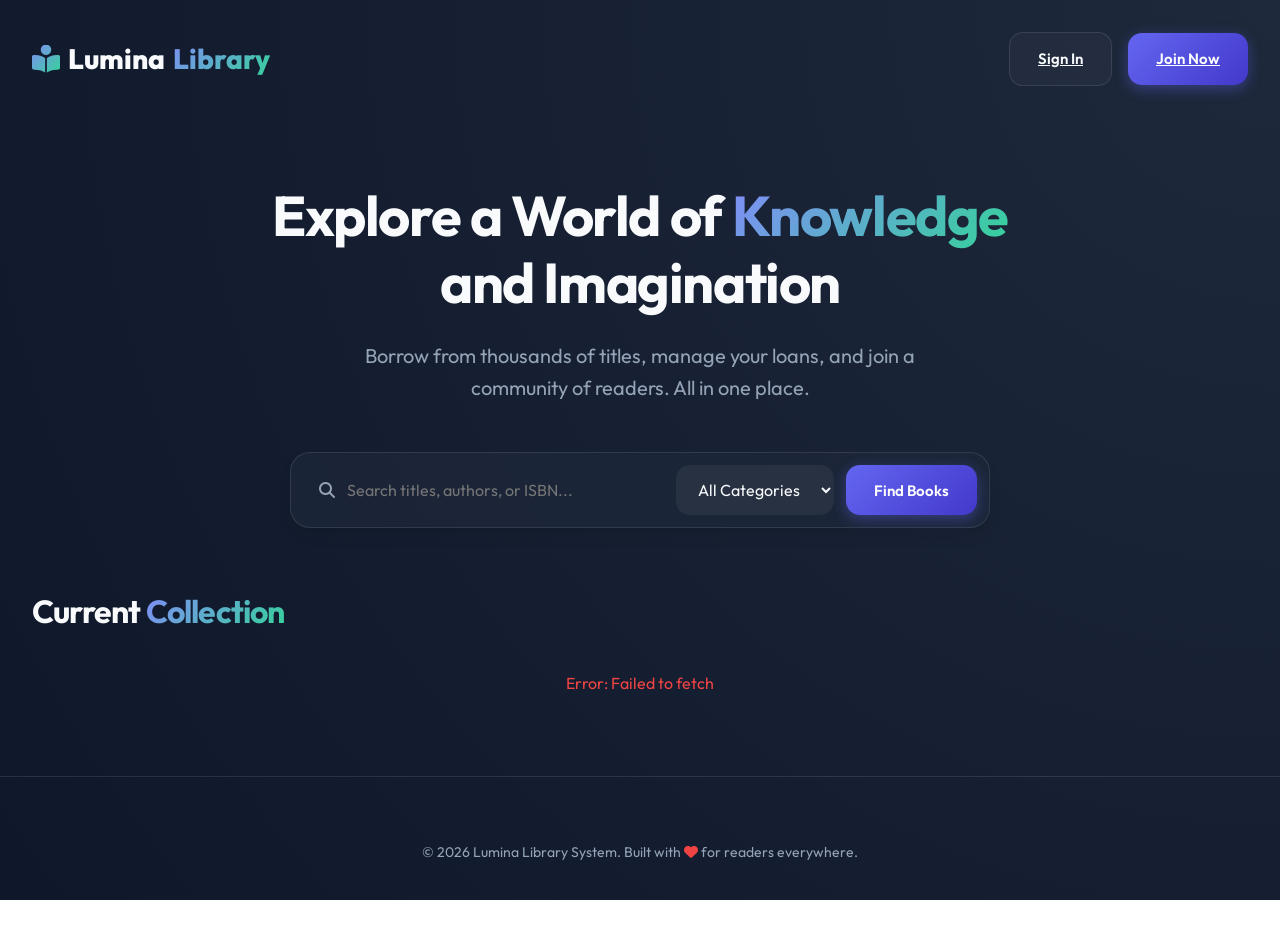
<file: index.html>
<!DOCTYPE html>
<html lang="en">
<head>
    <meta charset="UTF-8">
    <meta name="viewport" content="width=device-width, initial-scale=1.0">
    <title>Lumina Library | Discover Your Next Favorite Book</title>
    <link href="https://fonts.googleapis.com/css2?family=Outfit:wght@300;400;600;800&display=swap" rel="stylesheet">
    <link rel="stylesheet" href="css/style.css">
    <link rel="stylesheet" href="https://cdnjs.cloudflare.com/ajax/libs/font-awesome/6.4.0/css/all.min.css">
</head>
<body>
    <div class="container">
        <nav>
            <a href="index.html" class="logo">
                <i class="fa-solid fa-book-open-reader gradient-text"></i>
                Lumina<span class="gradient-text">Library</span>
            </a>
            <div id="nav-links" style="display: flex; gap: 1rem; align-items: center;">
                <a href="pages/login.html" class="btn btn-outline">Sign In</a>
                <a href="pages/register.html" class="btn btn-primary">Join Now</a>
            </div>
        </nav>

        <header style="padding: 4rem 0; text-align: center;" class="animate-fade">
            <h1 style="font-size: 3.5rem; margin-bottom: 1.5rem; max-width: 800px; margin-left: auto; margin-right: auto;">
                Explore a World of <span class="gradient-text">Knowledge</span> and Imagination
            </h1>
            <p style="color: var(--text-muted); font-size: 1.25rem; margin-bottom: 3rem; max-width: 600px; margin-left: auto; margin-right: auto;">
                Borrow from thousands of titles, manage your loans, and join a community of readers. All in one place.
            </p>
            
            <div class="glass" style="max-width: 700px; margin: 0 auto; padding: 0.75rem; display: flex; gap: 0.75rem;">
                <div style="flex: 1; position: relative; display: flex; align-items: center;">
                    <i class="fa-solid fa-magnifying-glass" style="position: absolute; left: 1rem; color: var(--text-muted);"></i>
                    <input type="text" id="search-input" placeholder="Search titles, authors, or ISBN..." 
                           style="padding-left: 2.75rem; border: none; background: transparent;">
                </div>
                <select id="category-filter" style="width: auto; border: none; background: rgba(255,255,255,0.05);">
                    <option value="">All Categories</option>
                </select>
                <button class="btn btn-primary" id="search-btn">Find Books</button>
            </div>
        </header>

        <section id="books-section" style="padding-bottom: 5rem;">
            <div style="display: flex; justify-content: space-between; align-items: center; margin-bottom: 2.5rem;">
                <h2 style="font-size: 2rem;">Current <span class="gradient-text">Collection</span></h2>
            </div>
            <div id="books-grid" class="book-grid">
                <!-- Skeleton Loading -->
                <div class="glass book-card" style="height: 400px; opacity: 0.5;"></div>
                <div class="glass book-card" style="height: 400px; opacity: 0.5;"></div>
                <div class="glass book-card" style="height: 400px; opacity: 0.5;"></div>
            </div>
        </section>
    </div>

    <footer style="padding: 4rem 0; border-top: 1px solid var(--glass-border); text-align: center; color: var(--text-muted); font-size: 0.875rem;">
        <p>&copy; 2026 Lumina Library System. Built with <i class="fa-solid fa-heart" style="color: var(--danger);"></i> for readers everywhere.</p>
    </footer>

    <script src="js/api.js"></script>
    <script src="js/auth.js"></script>
    <script src="js/main.js"></script>
    <script>
        async function borrowBook(id) {
            if (!auth.isLoggedIn()) {
                window.location.href = 'pages/login.html';
                return;
            }
            try {
                const user = auth.getUser();
                await api.loans.borrow(id, user._id);
                alert('Book borrowed successfully! Check your dashboard.');
                location.reload();
            } catch (err) {
                alert('Error: ' + err.message);
            }
        }
    </script>
</body>
</html>
</file>
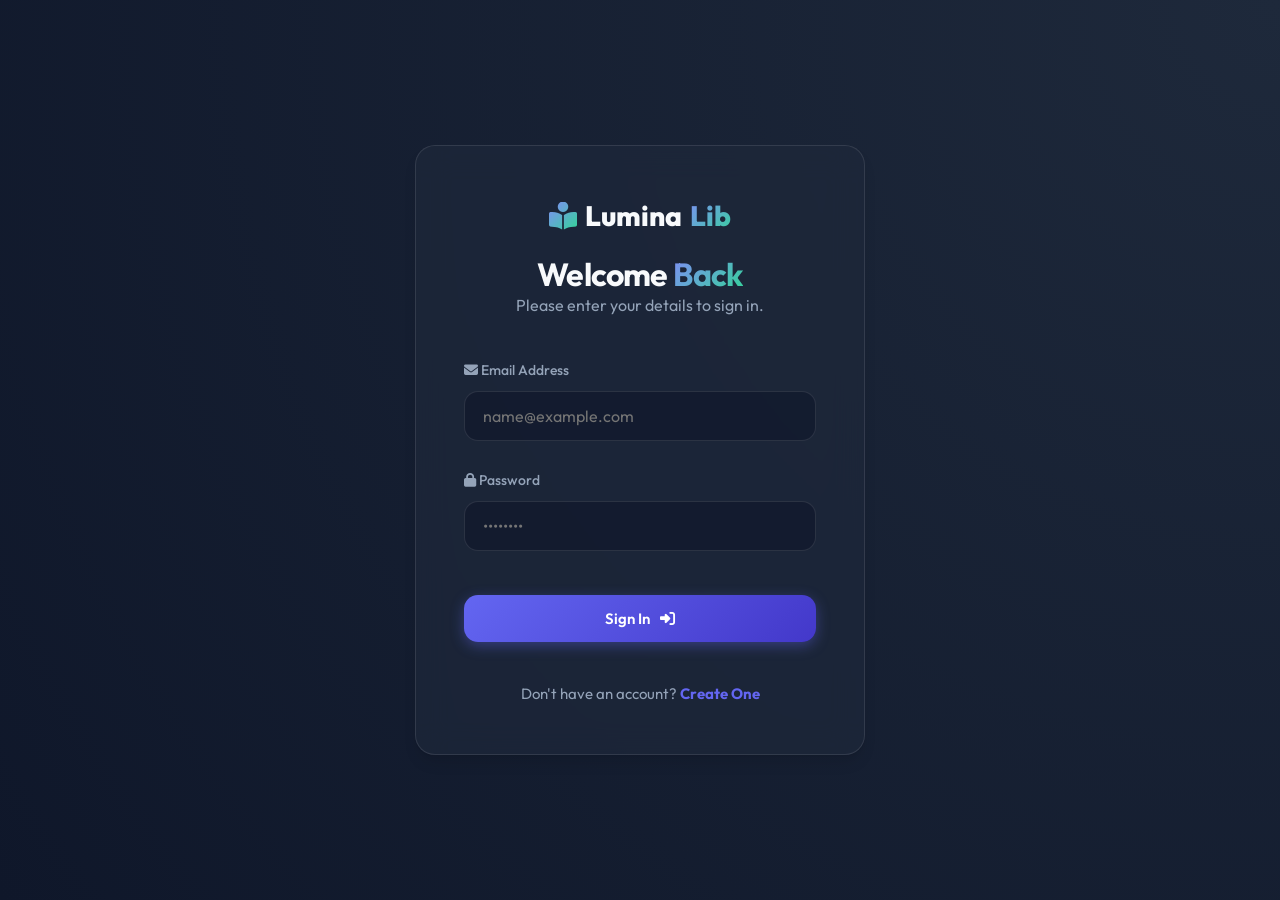
<file: pages/browse.html>
<!DOCTYPE html>
<html lang="en">
<head>
    <meta charset="UTF-8">
    <meta name="viewport" content="width=device-width, initial-scale=1.0">
    <title>Browse Books | Lumina Library</title>
    <link href="https://fonts.googleapis.com/css2?family=Outfit:wght@300;400;600;800&display=swap" rel="stylesheet">
    <link rel="stylesheet" href="../css/style.css">
    <link rel="stylesheet" href="https://cdnjs.cloudflare.com/ajax/libs/font-awesome/6.4.0/css/all.min.css">
</head>
<body>
    <div class="container">
        <nav>
            <a href="../index.html" class="logo">Lumina<span class="gradient-text">Library</span></a>
            <div id="nav-links">
                <a href="dashboard.html" class="btn btn-outline">Dashboard</a>
                <button onclick="auth.logout()" class="btn btn-primary">Logout</button>
            </div>
        </nav>

        <header style="padding: 2rem 0; text-align: center;">
            <h1 style="font-size: 2.5rem; margin-bottom: 1rem;">Explore Our <span class="gradient-text">Collection</span></h1>
            <div class="glass" style="max-width: 600px; margin: 0 auto; padding: 0.5rem; display: flex; gap: 0.5rem;">
                <input type="text" id="search-input" placeholder="Search by title, author, or ISBN..." style="border: none; background: transparent;">
                <button class="btn btn-primary" id="search-btn"><i class="fa-solid fa-magnifying-glass"></i></button>
            </div>
        </header>

        <section id="books-section">
            <div style="display: flex; justify-content: space-between; align-items: center; margin-bottom: 2rem;">
                <h2 style="font-size: 2rem;">Available Books</h2>
                <select id="category-filter" style="width: auto;">
                    <option value="">All Categories</option>
                </select>
            </div>
            <div id="books-grid" class="book-grid"></div>
        </section>
    </div>

    <script src="../js/api.js"></script>
    <script src="../js/auth.js"></script>
    <script>
        document.addEventListener('DOMContentLoaded', async () => {
            const booksGrid = document.getElementById('books-grid');
            const categoryFilter = document.getElementById('category-filter');

            // Load Categories
            try {
                const cachedCats = localStorage.getItem('categories');
                if (cachedCats) {
                    JSON.parse(cachedCats).forEach(cat => {
                        const option = document.createElement('option');
                        option.value = cat.category;
                        option.textContent = cat.category;
                        categoryFilter.appendChild(option);
                    });
                } else {
                    const catRes = await api.books.getCategories();
                    if (catRes.data) {
                        localStorage.setItem('categories', JSON.stringify(catRes.data));
                        catRes.data.forEach(cat => {
                            const option = document.createElement('option');
                            option.value = cat.category;
                            option.textContent = cat.category;
                            categoryFilter.appendChild(option);
                        });
                    }
                }
            } catch (err) { console.error(err); }

            async function loadBooks(params = '') {
                booksGrid.innerHTML = '<div class="glass book-card" style="height: 400px; background: rgba(255,255,255,0.05);"></div>'.repeat(3);
                try {
                    const response = await api.books.getAll(params);
                    const books = response.data && response.data.books ? response.data.books : response.data;
                    
                    booksGrid.innerHTML = '';
                    if (!books || !Array.isArray(books) || books.length === 0) {
                        booksGrid.innerHTML = '<p style="grid-column: 1/-1; text-align: center; padding: 4rem;">No books found.</p>';
                        return;
                    }

                    books.forEach(book => {
                        const stock = book.availableCopies !== undefined ? book.availableCopies : (book.stock || 0);
                        const card = document.createElement('div');
                        card.className = 'glass book-card animate-fade';
                        card.innerHTML = `
                            <span class="book-badge ${stock > 0 ? 'badge-available' : 'badge-unavailable'}">
                                ${stock > 0 ? 'Available (' + stock + ')' : 'Out of Stock'}
                            </span>
                            <h3 style="margin-bottom: 0.5rem;">${book.title}</h3>
                            <p style="color: var(--text-muted); font-size: 0.875rem; margin-bottom: 1rem;">by ${book.author}</p>
                            <div style="margin-bottom: 1.5rem; font-size: 0.875rem; color: var(--text-muted);">
                                <div><i class="fa-solid fa-bookmark" style="width: 20px;"></i> ${book.category}</div>
                                <div><i class="fa-solid fa-barcode" style="width: 20px;"></i> ${book.isbn}</div>
                            </div>
                            <button class="btn btn-primary" style="width: 100%;" onclick="borrowBook('${book._id}')" ${stock === 0 ? 'disabled' : ''}>
                                ${stock > 0 ? 'Borrow Now' : 'Waitlisted'}
                            </button>
                        `;
                        booksGrid.appendChild(card);
                    });
                } catch (err) {
                    booksGrid.innerHTML = `<p style="grid-column: 1/-1; text-align: center; color: var(--danger);">Failed to load books: ${err.message}</p>`;
                }
            }

            loadBooks();

            document.getElementById('search-btn').onclick = () => {
                const q = document.getElementById('search-input').value;
                loadBooks(`?search=${q}`);
            };

            categoryFilter.onchange = (e) => {
                const cat = e.target.value;
                loadBooks(cat ? `?category=${cat}` : '');
            };
        });

        async function borrowBook(id) {
            try {
                const user = auth.getUser();
                if (!user || !user._id) throw new Error('Please login first.');
                
                await api.loans.borrow(id, user._id);
                alert('Book borrowed successfully!');
                location.reload();
            } catch (err) {
                alert('Error: ' + err.message);
            }
        }
    </script>
</body>
</html>
</file>
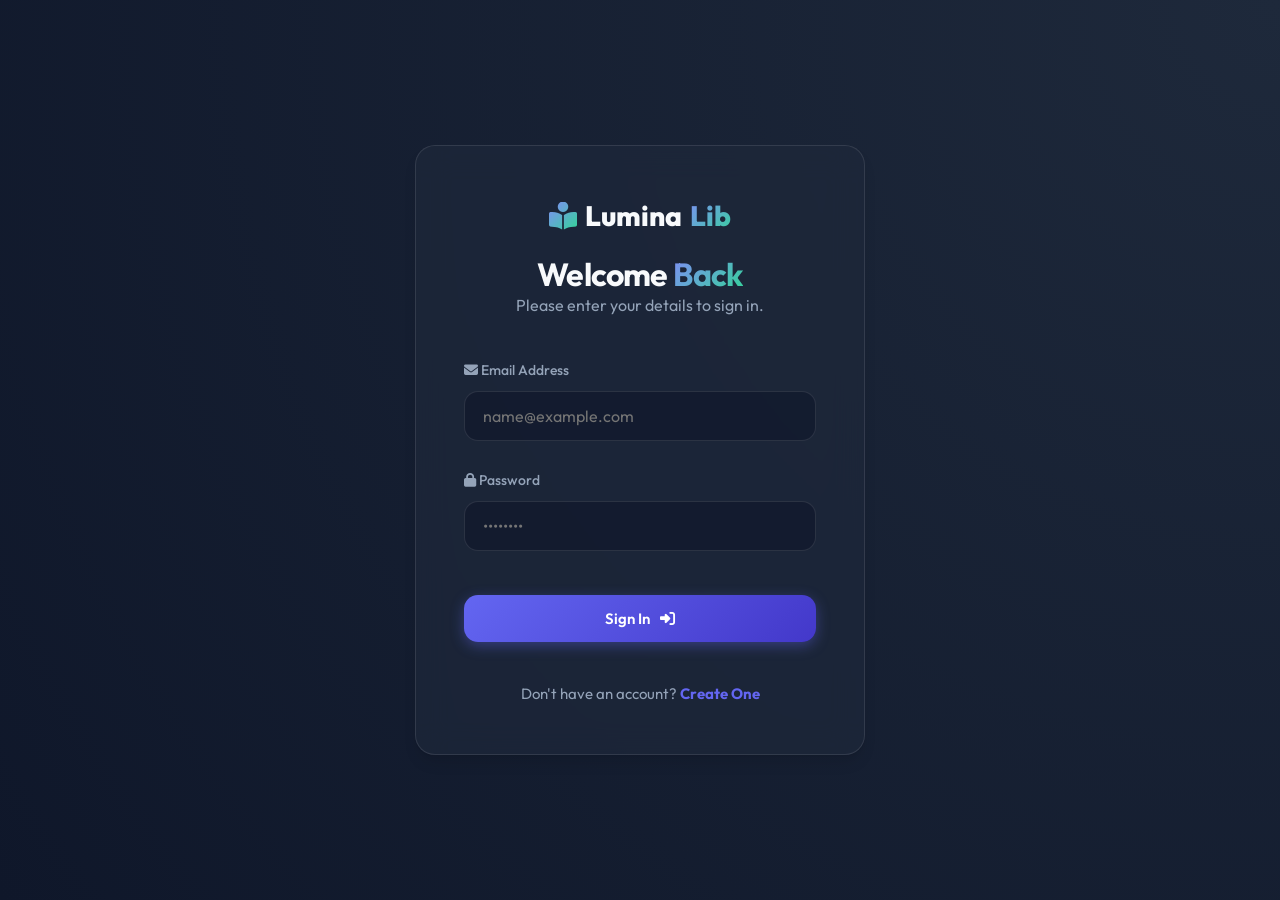
<file: pages/dashboard.html>
<!DOCTYPE html>
<html lang="en">
<head>
    <meta charset="UTF-8">
    <meta name="viewport" content="width=device-width, initial-scale=1.0">
    <title>Dashboard | Lumina Library</title>
    <link href="https://fonts.googleapis.com/css2?family=Outfit:wght@300;400;600;800&display=swap" rel="stylesheet">
    <link rel="stylesheet" href="../css/style.css">
    <link rel="stylesheet" href="https://cdnjs.cloudflare.com/ajax/libs/font-awesome/6.4.0/css/all.min.css">
    <style>
        .stat-card { padding: 1.75rem; transition: var(--transition); }
        .stat-card:hover { transform: translateY(-5px); border-color: var(--primary); }
        .stat-icon { 
            width: 50px; height: 50px; border-radius: 1rem; 
            display: flex; align-items: center; justify-content: center;
            font-size: 1.5rem; margin-bottom: 1.25rem;
            background: rgba(99, 102, 241, 0.1); color: var(--primary);
        }
        .status-pill {
            padding: 0.375rem 0.875rem; border-radius: 99px; 
            font-size: 0.75rem; font-weight: 700; text-transform: uppercase;
        }
    </style>
</head>
<body>
    <div class="dashboard-layout">
        <aside class="sidebar glass">
            <a href="../index.html" class="logo" style="margin-bottom: 3.5rem;">
                <i class="fa-solid fa-book-open-reader gradient-text"></i>
                <span>Lumina<span class="gradient-text">Lib</span></span>
            </a>
            
            <nav style="flex-direction: column; align-items: stretch; padding: 0;">
                <div id="common-nav">
                    <a href="#" class="nav-link active" data-view="overview"><i class="fa-solid fa-house"></i> <span>Overview</span></a>
                </div>
                
                <div id="member-nav" style="display: none;">
                    <a href="#" class="nav-link" data-view="my-loans"><i class="fa-solid fa-book-bookmark"></i> <span>My Loans</span></a>
                    <a href="#" class="nav-link" data-view="my-fines"><i class="fa-solid fa-circle-exclamation"></i> <span>My Fines</span></a>
                </div>
                
                <div id="admin-nav" style="display: none;">
                    <div style="padding: 1.5rem 1.25rem 0.75rem; font-size: 0.75rem; color: var(--text-muted); font-weight: 700; text-transform: uppercase; letter-spacing: 0.1em;">Management</div>
                    <a href="#" class="nav-link" data-view="manage-books"><i class="fa-solid fa-book"></i> <span>Books</span></a>
                    <a href="#" class="nav-link" data-view="all-loans"><i class="fa-solid fa-handshake"></i> <span>All Loans</span></a>
                    <a href="#" class="nav-link" data-view="manage-fines"><i class="fa-solid fa-money-bill-transfer"></i> <span>Global Fines</span></a>
                    <a href="#" class="nav-link" data-view="members"><i class="fa-solid fa-user-group"></i> <span>Members</span></a>
                </div>
            </nav>

            <div style="margin-top: auto; padding-top: 2rem; border-top: 1px solid var(--glass-border);">
                <div id="user-info" style="display: flex; align-items: center; gap: 1rem; margin-bottom: 1.5rem; padding: 0 0.5rem;">
                    <div style="width: 40px; height: 40px; border-radius: 50%; background: var(--primary); display: flex; align-items: center; justify-content: center; font-weight: 800;">U</div>
                    <div style="overflow: hidden;">
                        <div id="user-name" style="font-weight: 600; font-size: 0.875rem; white-space: nowrap; overflow: hidden; text-overflow: ellipsis;">User Name</div>
                        <div id="user-role" style="font-size: 0.75rem; color: var(--text-muted); text-transform: capitalize;">Role</div>
                    </div>
                </div>
                <button onclick="auth.logout()" class="btn btn-outline" style="width: 100%; justify-content: flex-start; border-color: rgba(239, 68, 68, 0.2); color: #f87171;">
                    <i class="fa-solid fa-power-off"></i> <span>Logout</span>
                </button>
            </div>
        </aside>

        <main class="main-content">
            <header style="display: flex; justify-content: space-between; align-items: center; margin-bottom: 3rem;">
                <div>
                    <h1 id="view-title" style="font-size: 2.25rem; margin-bottom: 0.5rem;">Dashboard</h1>
                    <p id="view-subtitle" style="color: var(--text-muted);">Manage your library activities here.</p>
                </div>
                <div id="header-actions"></div>
            </header>

            <div id="dashboard-view-container" class="animate-fade">
                <!-- Content injected here -->
            </div>
        </main>
    </div>

    <!-- Modals -->
    <div id="book-modal" class="modal-backdrop">
        <div class="glass modal-content animate-fade">
            <div style="display: flex; justify-content: space-between; align-items: center; margin-bottom: 2rem;">
                <h2 id="modal-title">Add New Book</h2>
                <button onclick="closeModal()" style="background: none; border: none; color: var(--text-muted); cursor: pointer; font-size: 1.25rem;"><i class="fa-solid fa-xmark"></i></button>
            </div>
            <form id="book-form">
                <input type="hidden" id="book-id">
                <div class="form-group"><label>Book Title</label><input type="text" id="book-title" placeholder="e.g. The Great Gatsby" required></div>
                <div class="form-group"><label>Author Name</label><input type="text" id="book-author" placeholder="e.g. F. Scott Fitzgerald" required></div>
                
                <div style="display: grid; grid-template-columns: 1fr 1fr; gap: 1.5rem;">
                    <div class="form-group"><label>Category</label><input type="text" id="book-category" placeholder="Fiction" required></div>
                    <div class="form-group"><label>Total Copies</label><input type="number" id="book-stock" required min="1" placeholder="10"></div>
                </div>
                
                <div style="display: grid; grid-template-columns: 1fr 1fr; gap: 1.5rem;">
                    <div class="form-group"><label>Publisher</label><input type="text" id="book-publisher" placeholder="Scribner" required></div>
                    <div class="form-group"><label>Year</label><input type="number" id="book-year" required placeholder="1925"></div>
                </div>
                
                <div style="display: grid; grid-template-columns: 1fr 1fr; gap: 1.5rem;">
                    <div class="form-group"><label>ISBN</label><input type="text" id="book-isbn" required placeholder="978-0743273565"></div>
                    <div class="form-group"><label>Total Pages</label><input type="number" id="book-pages" required placeholder="180"></div>
                </div>
                
                <div class="form-group"><label>Shelf Location</label><input type="text" id="book-location" required placeholder="A-102"></div>
                <div class="form-group"><label>Description</label><textarea id="book-desc" required placeholder="Enter a brief summary..." rows="3"></textarea></div>
                
                <div style="display: flex; gap: 1rem; margin-top: 1.5rem;">
                    <button type="button" class="btn btn-outline" style="flex: 1;" onclick="closeModal()">Cancel</button>
                    <button type="submit" class="btn btn-primary" style="flex: 1.5;">Save Book Data</button>
                </div>
            </form>
        </div>
    </div>

    <script src="../js/api.js"></script>
    <script src="../js/auth.js"></script>
    <script src="../js/dashboard.js"></script>
</body>
</html>
</file>
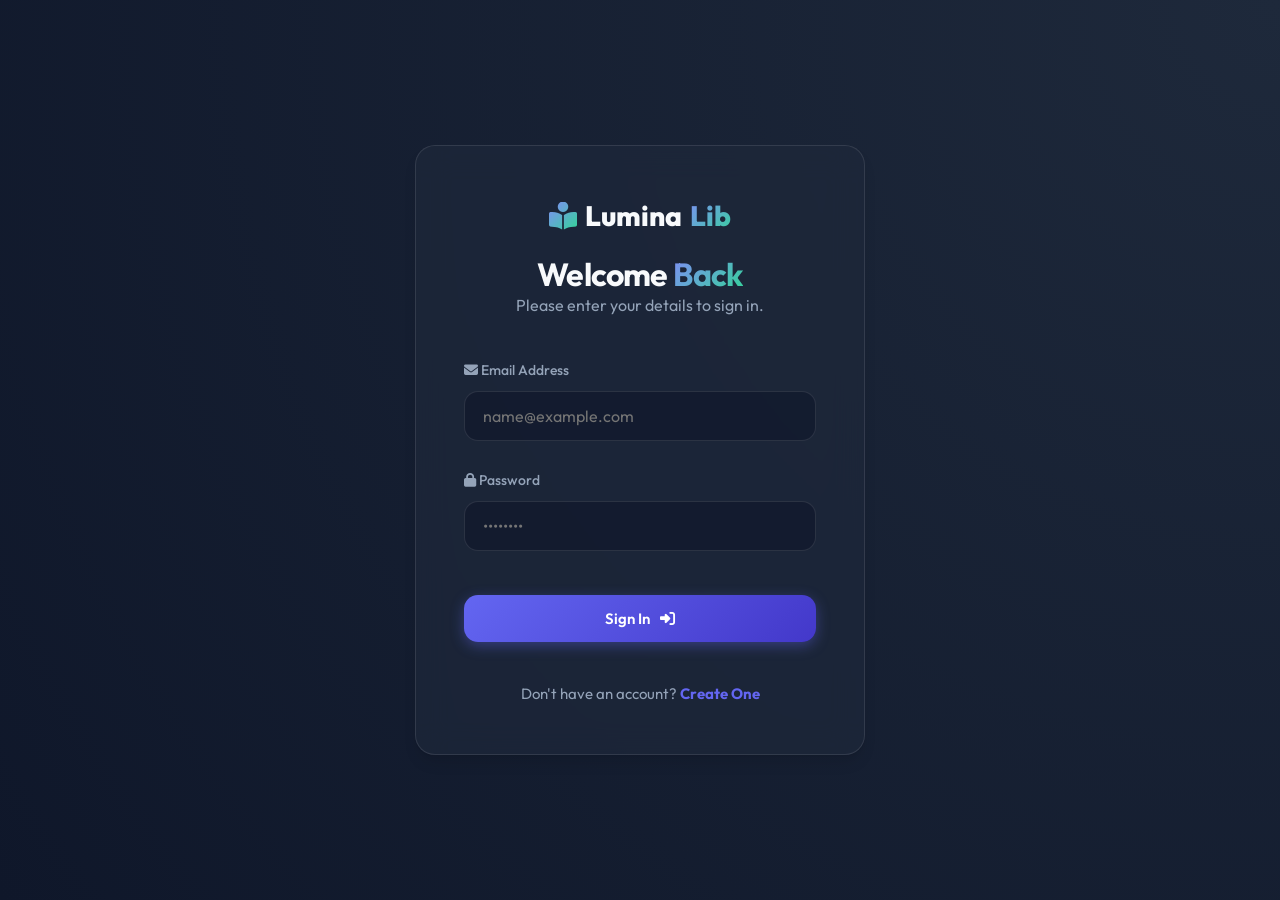
<file: pages/login.html>
<!DOCTYPE html>
<html lang="en">

<head>
    <meta charset="UTF-8">
    <meta name="viewport" content="width=device-width, initial-scale=1.0">
    <title>Sign In | Lumina Library</title>
    <link href="https://fonts.googleapis.com/css2?family=Outfit:wght@300;400;600;800&display=swap" rel="stylesheet">
    <link rel="stylesheet" href="../css/style.css">
    <link rel="stylesheet" href="https://cdnjs.cloudflare.com/ajax/libs/font-awesome/6.4.0/css/all.min.css">
    <style>
        body {
            display: flex;
            align-items: center;
            justify-content: center;
            min-height: 100vh;
        }

        .login-card {
            width: 100%;
            max-width: 450px;
            padding: 3rem;
            margin: 1.5rem;
        }
    </style>
</head>

<body>
    <div class="glass login-card animate-fade">
        <div style="text-align: center; margin-bottom: 2.5rem;">
            <a href="../index.html" class="logo" style="justify-content: center; margin-bottom: 1rem;">
                <i class="fa-solid fa-book-open-reader gradient-text"></i>
                Lumina<span class="gradient-text">Lib</span>
            </a>
            <h2 style="font-size: 2rem;">Welcome <span class="gradient-text">Back</span></h2>
            <p style="color: var(--text-muted);">Please enter your details to sign in.</p>
        </div>

        <form id="login-form">
            <div class="form-group">
                <label><i class="fa-solid fa-envelope"></i> Email Address</label>
                <input type="email" id="email" placeholder="name@example.com" required>
            </div>
            <div class="form-group">
                <label><i class="fa-solid fa-lock"></i> Password</label>
                <input type="password" id="password" placeholder="••••••••" required>
            </div>
            <button type="submit" class="btn btn-primary" style="width: 100%; margin-top: 1rem;">
                Sign In <i class="fa-solid fa-right-to-bracket"></i>
            </button>
        </form>

        <div style="margin-top: 2.5rem; text-align: center; color: var(--text-muted); font-size: 0.9375rem;">
            Don't have an account? <a href="register.html"
                style="color: var(--primary); text-decoration: none; font-weight: 700;">Create One</a>
        </div>
    </div>

    <script src="../js/api.js"></script>
    <script src="../js/auth.js"></script>
    <script>
        document.getElementById('login-form').onsubmit = async (e) => {
            e.preventDefault();
            const btn = e.target.querySelector('button');
            btn.disabled = true;
            btn.innerHTML = '<i class="fa-solid fa-circle-notch fa-spin"></i> Signing in...';

            try {
                const email = document.getElementById('email').value;
                const password = document.getElementById('password').value;
                const response = await api.auth.login(email, password);
                auth.setSession(response.data.accessToken, response.data.user);

                // Fancy success state
                btn.classList.replace('btn-primary', 'badge-available');
                btn.style.background = 'rgba(16, 185, 129, 0.2)';
                btn.innerHTML = '<i class="fa-solid fa-check"></i> Success!';

                setTimeout(() => {
                    window.location.href = 'dashboard.html';
                }, 800);
            } catch (err) {
                alert(err.message);
                btn.disabled = false;
                btn.innerHTML = 'Sign In <i class="fa-solid fa-right-to-bracket"></i>';
            }
        };
    </script>
</body>

</html>
</file>
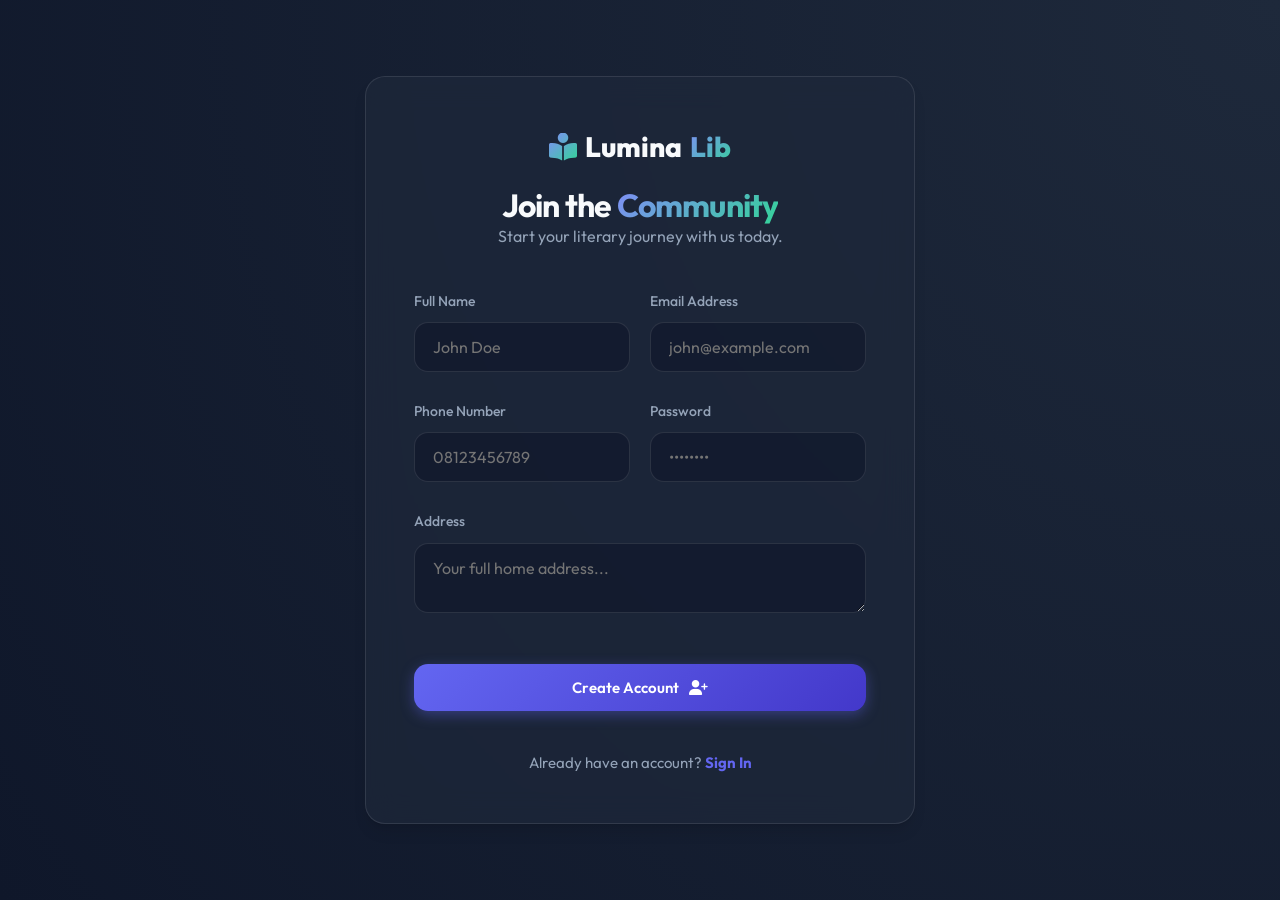
<file: pages/register.html>
<!DOCTYPE html>
<html lang="en">
<head>
    <meta charset="UTF-8">
    <meta name="viewport" content="width=device-width, initial-scale=1.0">
    <title>Create Account | Lumina Library</title>
    <link href="https://fonts.googleapis.com/css2?family=Outfit:wght@300;400;600;800&display=swap" rel="stylesheet">
    <link rel="stylesheet" href="../css/style.css">
    <link rel="stylesheet" href="https://cdnjs.cloudflare.com/ajax/libs/font-awesome/6.4.0/css/all.min.css">
    <style>
        body { display: flex; align-items: center; justify-content: center; min-height: 100vh; padding: 2rem 0; }
        .register-card { width: 100%; max-width: 550px; padding: 3rem; margin: 1.5rem; }
    </style>
</head>
<body>
    <div class="glass register-card animate-fade">
        <div style="text-align: center; margin-bottom: 2.5rem;">
            <a href="../index.html" class="logo" style="justify-content: center; margin-bottom: 1rem;">
                <i class="fa-solid fa-book-open-reader gradient-text"></i>
                Lumina<span class="gradient-text">Lib</span>
            </a>
            <h2 style="font-size: 2rem;">Join the <span class="gradient-text">Community</span></h2>
            <p style="color: var(--text-muted);">Start your literary journey with us today.</p>
        </div>

        <form id="register-form">
            <div style="display: grid; grid-template-columns: 1fr 1fr; gap: 1.25rem;">
                <div class="form-group">
                    <label>Full Name</label>
                    <input type="text" id="name" placeholder="John Doe" required>
                </div>
                <div class="form-group">
                    <label>Email Address</label>
                    <input type="email" id="email" placeholder="john@example.com" required>
                </div>
            </div>
            <div style="display: grid; grid-template-columns: 1fr 1fr; gap: 1.25rem;">
                <div class="form-group">
                    <label>Phone Number</label>
                    <input type="tel" id="phone" placeholder="08123456789" required>
                </div>
                <div class="form-group">
                    <label>Password</label>
                    <input type="password" id="password" placeholder="••••••••" required>
                </div>
            </div>
            <div class="form-group">
                <label>Address</label>
                <textarea id="address" placeholder="Your full home address..." rows="2" required></textarea>
            </div>
            <button type="submit" class="btn btn-primary" style="width: 100%; margin-top: 1rem;">
                Create Account <i class="fa-solid fa-user-plus"></i>
            </button>
        </form>

        <div style="margin-top: 2.5rem; text-align: center; color: var(--text-muted); font-size: 0.9375rem;">
            Already have an account? <a href="login.html" style="color: var(--primary); text-decoration: none; font-weight: 700;">Sign In</a>
        </div>
    </div>

    <script src="../js/api.js"></script>
    <script src="../js/auth.js"></script>
    <script>
        document.getElementById('register-form').onsubmit = async (e) => {
            e.preventDefault();
            const btn = e.target.querySelector('button');
            btn.disabled = true;
            btn.innerHTML = '<i class="fa-solid fa-circle-notch fa-spin"></i> Registering...';

            try {
                const userData = {
                    name: document.getElementById('name').value,
                    email: document.getElementById('email').value,
                    phone: document.getElementById('phone').value,
                    password: document.getElementById('password').value,
                    address: document.getElementById('address').value
                };
                await api.auth.register(userData);
                
                btn.innerHTML = '<i class="fa-solid fa-check"></i> Success! Redirecting...';
                setTimeout(() => {
                    window.location.href = 'login.html';
                }, 1500);
            } catch (err) {
                alert(err.message);
                btn.disabled = false;
                btn.innerHTML = 'Create Account <i class="fa-solid fa-user-plus"></i>';
            }
        };
    </script>
</body>
</html>
</file>
<file: css/style.css>
:root {
    --primary: #6366f1;
    --primary-hover: #4f46e5;
    --secondary: #10b981;
    --accent: #f59e0b;
    --danger: #ef4444;
    --bg-dark: #0f172a;
    --bg-card: rgba(30, 41, 59, 0.7);
    --text-main: #f8fafc;
    --text-muted: #94a3b8;
    --glass-border: rgba(255, 255, 255, 0.1);
    --transition: all 0.4s cubic-bezier(0.4, 0, 0.2, 1);
    --shadow: 0 10px 15px -3px rgba(0, 0, 0, 0.1), 0 4px 6px -2px rgba(0, 0, 0, 0.05);
}

* {
    margin: 0;
    padding: 0;
    box-sizing: border-box;
    font-family: 'Outfit', sans-serif;
}

body {
    background: radial-gradient(circle at top right, #1e293b, #0f172a);
    background-attachment: fixed;
    color: var(--text-main);
    min-height: 100vh;
    line-height: 1.6;
    overflow-x: hidden;
}

/* Glassmorphism Utilities */
.glass {
    background: var(--bg-card);
    backdrop-filter: blur(16px);
    -webkit-backdrop-filter: blur(16px);
    border: 1px solid var(--glass-border);
    border-radius: 1.25rem;
    box-shadow: var(--shadow);
}

/* Typography */
h1, h2, h3 {
    font-weight: 700;
    letter-spacing: -0.025em;
    line-height: 1.2;
}

.gradient-text {
    background: linear-gradient(135deg, #818cf8, #34d399);
    -webkit-background-clip: text;
    -webkit-text-fill-color: transparent;
}

/* Buttons */
.btn {
    display: inline-flex;
    align-items: center;
    justify-content: center;
    padding: 0.875rem 1.75rem;
    border-radius: 0.875rem;
    font-weight: 600;
    cursor: pointer;
    transition: var(--transition);
    border: none;
    gap: 0.625rem;
    font-size: 0.9375rem;
}

.btn-primary {
    background: linear-gradient(135deg, var(--primary), #4338ca);
    color: white;
    box-shadow: 0 4px 14px 0 rgba(99, 102, 241, 0.39);
}

.btn-primary:hover {
    transform: translateY(-2px);
    box-shadow: 0 6px 20px rgba(99, 102, 241, 0.45);
    filter: brightness(1.1);
}

.btn-outline {
    background: rgba(255, 255, 255, 0.03);
    border: 1px solid var(--glass-border);
    color: var(--text-main);
}

.btn-outline:hover {
    background: rgba(255, 255, 255, 0.08);
    border-color: rgba(255, 255, 255, 0.2);
    transform: translateY(-1px);
}

/* Layout */
.container {
    max-width: 1280px;
    margin: 0 auto;
    padding: 0 2rem;
}

nav {
    padding: 2rem 0;
    display: flex;
    justify-content: space-between;
    align-items: center;
}

.logo {
    font-size: 1.75rem;
    font-weight: 800;
    text-decoration: none;
    color: var(--text-main);
    display: flex;
    align-items: center;
    gap: 0.5rem;
}

/* Forms */
.form-group {
    margin-bottom: 1.75rem;
}

.form-group label {
    display: block;
    margin-bottom: 0.625rem;
    font-size: 0.875rem;
    color: var(--text-muted);
    font-weight: 500;
}

input, select, textarea {
    width: 100%;
    padding: 0.875rem 1.125rem;
    background: rgba(15, 23, 42, 0.6);
    border: 1px solid var(--glass-border);
    border-radius: 0.875rem;
    color: var(--text-main);
    transition: var(--transition);
    font-size: 1rem;
}

input:focus {
    outline: none;
    border-color: var(--primary);
    background: rgba(15, 23, 42, 0.8);
    box-shadow: 0 0 0 4px rgba(99, 102, 241, 0.15);
}

/* Book Grid */
.book-grid {
    display: grid;
    grid-template-columns: repeat(auto-fill, minmax(300px, 1fr));
    gap: 2rem;
    margin-top: 2.5rem;
}

.book-card {
    padding: 2rem;
    transition: var(--transition);
    position: relative;
    overflow: hidden;
}

.book-card::before {
    content: '';
    position: absolute;
    top: 0;
    left: 0;
    width: 100%;
    height: 100%;
    background: linear-gradient(135deg, rgba(99, 102, 241, 0.05), transparent);
    pointer-events: none;
}

.book-card:hover {
    transform: translateY(-8px);
    border-color: rgba(99, 102, 241, 0.4);
    box-shadow: 0 20px 25px -5px rgba(0, 0, 0, 0.2);
}

.book-badge {
    padding: 0.375rem 1rem;
    border-radius: 9999px;
    font-size: 0.75rem;
    font-weight: 700;
    margin-bottom: 1.25rem;
    display: inline-block;
    text-transform: uppercase;
    letter-spacing: 0.05em;
}

.badge-available { background: rgba(16, 185, 129, 0.15); color: #34d399; border: 1px solid rgba(16, 185, 129, 0.2); }
.badge-unavailable { background: rgba(239, 68, 68, 0.15); color: #f87171; border: 1px solid rgba(239, 68, 68, 0.2); }

/* Dashboard Shell */
.dashboard-layout {
    display: flex;
    min-height: 100vh;
}

.sidebar {
    width: 300px;
    padding: 2.5rem;
    border-right: 1px solid var(--glass-border);
    display: flex;
    flex-direction: column;
    position: fixed;
    height: 100vh;
    background: rgba(15, 23, 42, 0.4);
}

.main-content {
    flex: 1;
    margin-left: 300px;
    padding: 3rem;
    max-width: calc(100vw - 300px);
}

.nav-link {
    display: flex;
    align-items: center;
    padding: 1rem 1.25rem;
    border-radius: 1rem;
    color: var(--text-muted);
    text-decoration: none;
    margin-bottom: 0.75rem;
    transition: var(--transition);
    gap: 1rem;
    font-weight: 500;
}

.nav-link:hover, .nav-link.active {
    background: rgba(99, 102, 241, 0.12);
    color: #a5b4fc;
    transform: translateX(5px);
}

.nav-link i {
    font-size: 1.25rem;
    width: 24px;
    text-align: center;
}

/* Modal */
.modal-backdrop {
    position: fixed;
    top: 0;
    left: 0;
    width: 100%;
    height: 100%;
    background: rgba(0, 0, 0, 0.7);
    display: none;
    align-items: center;
    justify-content: center;
    z-index: 1000;
    backdrop-filter: blur(8px);
}

.modal-content {
    width: 95%;
    max-width: 600px;
    padding: 2.5rem;
    max-height: 90vh;
    overflow-y: auto;
}

/* Tables */
.table-container { 
    width: 100%; overflow-x: auto; margin-top: 2rem; 
    border-radius: 1.25rem; border: 1px solid var(--glass-border);
    background: rgba(15, 23, 42, 0.2);
}

table { width: 100%; border-collapse: collapse; text-align: left; }
th { 
    padding: 1.25rem; 
    color: var(--text-muted); 
    font-size: 0.8125rem; 
    text-transform: uppercase; 
    letter-spacing: 0.1em;
    border-bottom: 1px solid var(--glass-border); 
}
td { padding: 1.25rem; border-bottom: 1px solid var(--glass-border); }
tr:hover td { background: rgba(255, 255, 255, 0.02); }

/* Animations */
@keyframes fadeIn {
    from { opacity: 0; transform: translateY(20px); }
    to { opacity: 1; transform: translateY(0); }
}

.animate-fade {
    animation: fadeIn 0.6s cubic-bezier(0.22, 1, 0.36, 1) forwards;
}

/* Responsive */
@media (max-width: 1024px) {
    .sidebar { width: 80px; padding: 2rem 1rem; }
    .sidebar .logo span, .sidebar .nav-link span { display: none; }
    .main-content { margin-left: 80px; max-width: calc(100vw - 80px); }
}

@media (max-width: 640px) {
    .dashboard-layout { flex-direction: column; }
    .sidebar { position: static; width: 100%; height: auto; border-right: none; border-bottom: 1px solid var(--glass-border); }
    .main-content { margin-left: 0; max-width: 100%; padding: 1.5rem; }
    .sidebar .logo span, .sidebar .nav-link span { display: inline; }
}
</file>
